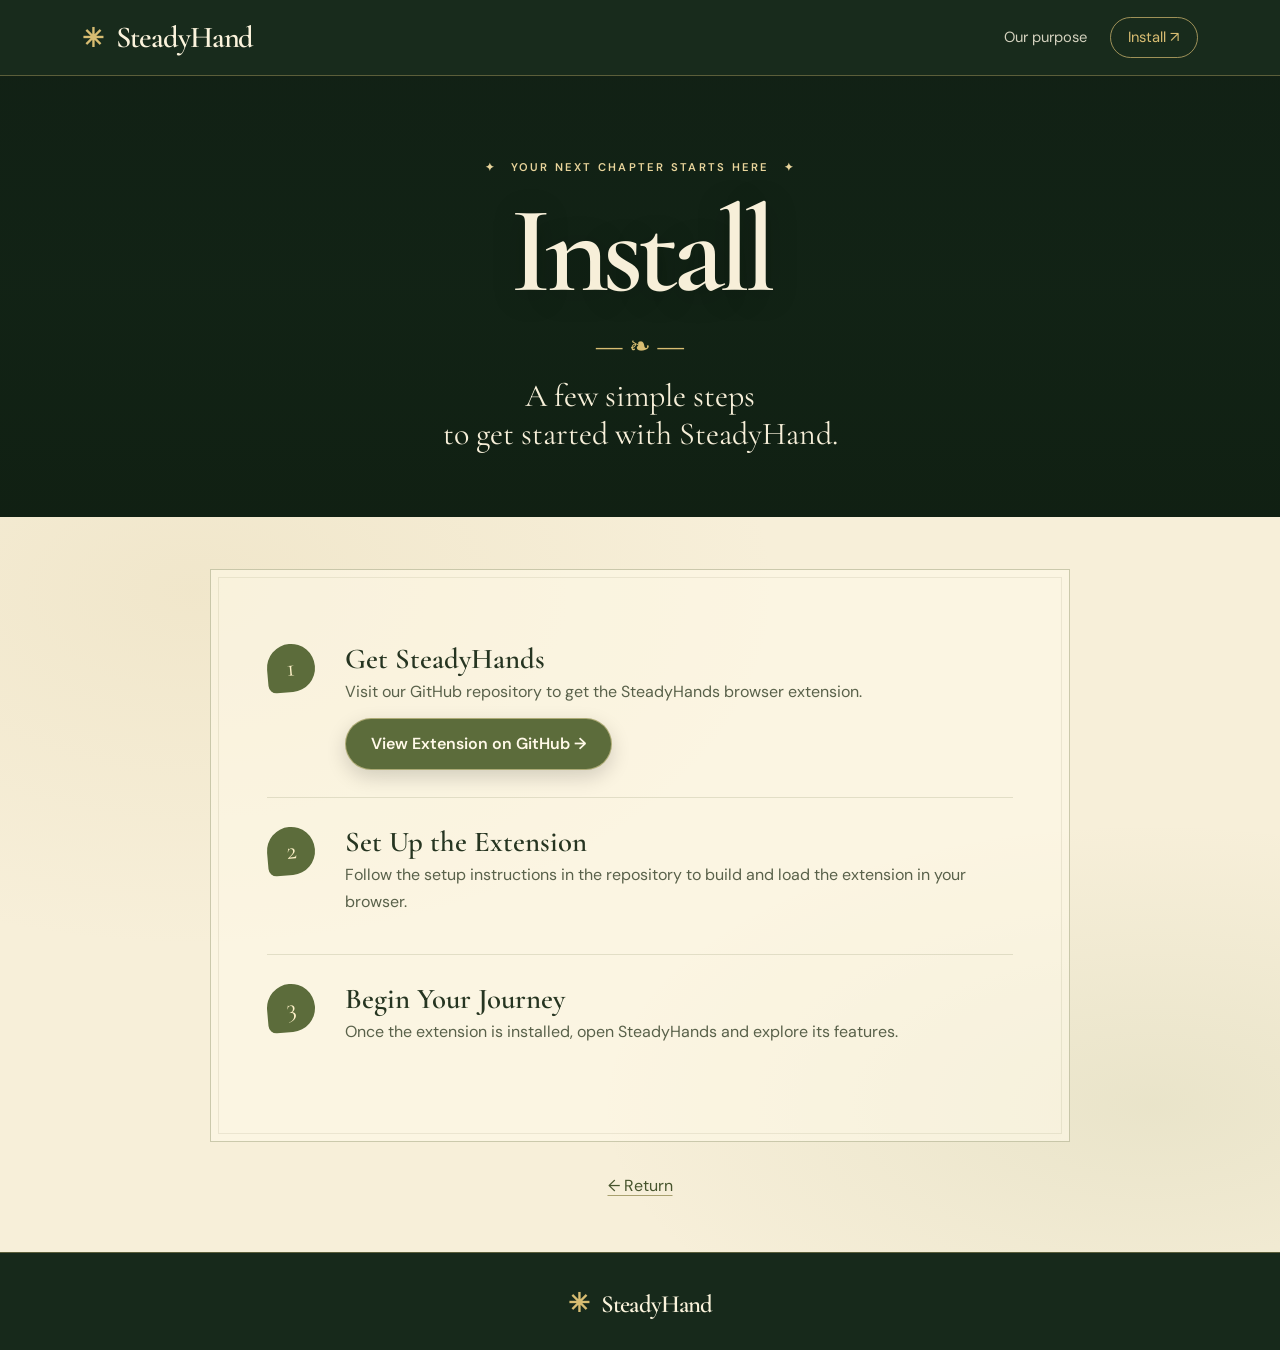
<file: install.html>
<!DOCTYPE html>
<html lang="en">
<head>
  <meta charset="UTF-8">
  <meta name="viewport" content="width=device-width, initial-scale=1">
  <meta name="theme-color" content="#17291b">
  <title>Install SteadyHand</title>
  <link rel="preconnect" href="https://fonts.googleapis.com">
  <link rel="preconnect" href="https://fonts.gstatic.com" crossorigin>
  <link href="https://fonts.googleapis.com/css2?family=Cormorant+Garamond:wght@500;600;700&family=DM+Sans:wght@400;500;600&display=swap" rel="stylesheet">
  <link href="https://cdn.jsdelivr.net/npm/bootstrap@5.3.3/dist/css/bootstrap.min.css" rel="stylesheet">
  <link rel="stylesheet" href="style.css">
</head>
<body>
  <nav class="navbar navbar-expand-lg forest-nav">
    <div class="container">
      <a class="navbar-brand brand" href="index.html"><span class="brand-mark">✳</span> SteadyHand</a>
      <button class="navbar-toggler" type="button" data-bs-toggle="collapse" data-bs-target="#navbarNav" aria-controls="navbarNav" aria-expanded="false" aria-label="Toggle navigation">
        <span class="navbar-toggler-icon"></span>
      </button>
      <div class="collapse navbar-collapse" id="navbarNav">
        <ul class="navbar-nav ms-auto align-items-lg-center">
          <li class="nav-item"><a class="nav-link" href="index.html#about">Our purpose</a></li>
          <li class="nav-item"><a class="nav-link nav-install active" aria-current="page" href="install.html">Install <span aria-hidden="true">↗</span></a></li>
        </ul>
      </div>
    </div>
  </nav>

  <header class="install-hero">
    <div class="hero-shade"></div>
    <div class="hero-content container text-center">
      <p class="eyebrow"><span>✦</span> YOUR NEXT CHAPTER STARTS HERE <span>✦</span></p>
      <h1>Install</h1>
      <div class="ornament light-ornament" aria-hidden="true">— ❧ —</div>
      <p class="hero-subtitle">A few simple steps<br>to get started with SteadyHand.</p>
    </div>
  </header>

  <main class="paper-section install-paper">
<section class="container install-panel">
  <div class="install-step">
    <div class="step-number">1</div>
    <div>
      <h2>Get SteadyHands</h2>
      <p>
        Visit our GitHub repository to get the
        SteadyHands browser extension.
      </p>
      <a
        class="btn btn-moss"
        href="https://github.com/gyandevj/SteadyHands/tree/main/apps/extension"
        target="_blank"
        rel="noopener noreferrer"
      >
        View Extension on GitHub →
      </a>
    </div>
  </div>

  <div class="install-step">
    <div class="step-number">2</div>
    <div>
      <h2>Set Up the Extension</h2>
      <p>
        Follow the setup instructions in the repository
        to build and load the extension in your browser.
      </p>
    </div>
  </div>

  <div class="install-step">
    <div class="step-number">3</div>
    <div>
      <h2>Begin Your Journey</h2>
      <p>
        Once the extension is installed, open SteadyHands
        and explore its features.
      </p>
    </div>
  </div>

        
    </section>
    <p class="back-home text-center"><a href="index.html">← Return</a></p>
  </main>


  <footer class="site-footer">
    <a class="brand footer-brand" href="index.html"><span class="brand-mark">✳</span> SteadyHand</a>
  </footer>
  <script src="https://cdn.jsdelivr.net/npm/bootstrap@5.3.3/dist/js/bootstrap.bundle.min.js"></script>
</body>
</html>
</file>
<file: style.css>
/* SteadyHand — enchanted forest theme */
:root {
  --forest: #17291b;
  --forest-light: #253d29;
  --moss: #5c6c3b;
  --moss-dark: #46542d;
  --gold: #d8bd72;
  --cream: #f7efd9;
  --ink: #263521;
  --muted: #59614a;
}
* { box-sizing: border-box; }
html { scroll-behavior: smooth; scroll-padding-top: 84px; }
body {
  margin: 0;
  background: var(--cream);
  color: var(--ink);
  font-family: "DM Sans", sans-serif;
}
.forest-nav {
  min-height: 76px;
  background: rgba(20, 39, 25, .98);
  border-bottom: 1px solid rgba(216, 189, 114, .35);
  position: relative;
  z-index: 5;
}
.brand {
  color: #fbf3dc !important;
  font-family: "Cormorant Garamond", Georgia, serif;
  font-size: 1.9rem;
  font-weight: 600;
  letter-spacing: -.035em;
}
.brand-mark { color: var(--gold); font-size: 1.65rem; margin-right: .45rem; }
.forest-nav .nav-link {
  color: rgba(250, 244, 224, .83);
  font-size: .92rem;
  padding: .65rem 1rem !important;
  transition: color .2s ease;
}
.forest-nav .nav-link:hover, .forest-nav .nav-link.active { color: var(--gold); }
.forest-nav .nav-install { border: 1px solid rgba(216, 189, 114, .7); border-radius: 999px; margin-left: .4rem; padding: .55rem 1.1rem !important; }
.navbar-toggler { border-color: rgba(247, 239, 217, .45); }
.navbar-toggler:focus { box-shadow: 0 0 0 .18rem rgba(216, 189, 114, .25); }
.navbar-toggler-icon { filter: brightness(0) invert(1); }
.hero, .install-hero {
  position: relative;
  display: grid;
  place-items: center;
  overflow: hidden;
  color: var(--cream);
  background-color: var(--forest);
  background-size: cover;
  background-position: center 52%;
}
.hero { min-height: 610px; }
.install-hero { min-height: 380px; background-position: center 58%; }
.hero-shade {
  position: absolute;
  inset: 0;
  background: linear-gradient(180deg, rgba(11, 24, 14, .48), rgba(13, 29, 16, .52) 48%, rgba(14, 29, 16, .75));
}
.hero-content { position: relative; z-index: 1; padding: 5.2rem 1rem 4rem; }
.eyebrow, .section-kicker {
  letter-spacing: .2em;
  font-size: .7rem;
  font-weight: 600;
}
.eyebrow { color: #e8d49b; margin-bottom: 1rem; }
.eyebrow span { padding: 0 .55rem; }
.hero h1, .install-hero h1 {
  font-family: "Cormorant Garamond", Georgia, serif;
  font-size: clamp(4.4rem, 10vw, 7.7rem);
  font-weight: 600;
  line-height: .95;
  letter-spacing: -.055em;
  margin: 0 0 1.15rem;
  text-shadow: 0 4px 30px rgba(0,0,0,.25);
}
.hero-subtitle {
  font-family: "Cormorant Garamond", Georgia, serif;
  font-size: clamp(1.45rem, 3vw, 2rem);
  line-height: 1.2;
  margin: 0;
}
.btn-moss {
  color: #fff9e8;
  background: var(--moss);
  border: 1px solid rgba(241, 222, 164, .55);
  border-radius: 999px;
  padding: .82rem 1.55rem;
  font-weight: 600;
  box-shadow: 0 7px 20px rgba(0,0,0,.16);
  transition: transform .2s ease, background .2s ease, box-shadow .2s ease;
}
.btn-moss:hover, .btn-moss:focus {
  color: #fff9e8;
  background: var(--moss-dark);
  transform: translateY(-2px);
  box-shadow: 0 10px 24px rgba(0,0,0,.2);
}
.btn-moss span { margin-left: .45rem; }
.scroll-hint { color: rgba(250, 244, 224, .76); font-size: .78rem; margin-top: 4.3rem; letter-spacing: .06em; }
.scroll-hint span { display: block; height: 28px; width: 1px; background: var(--gold); margin: 0 auto .7rem; }
.hero-bottom-flourish { position: absolute; bottom: -25px; left: 0; right: 0; text-align: center; color: var(--gold); font-size: 4rem; z-index: 2; line-height: 1; }
.paper-section {
  position: relative;
  padding: 5.4rem 0 3.4rem;
  background-color: var(--cream);
  background-image: radial-gradient(ellipse at 15% 10%, rgba(211, 192, 139, .18), transparent 38%), radial-gradient(ellipse at 90% 80%, rgba(135, 149, 91, .12), transparent 34%);
}
.narrow { max-width: 760px; }
.section-kicker { color: var(--moss); margin-bottom: .8rem; }
.paper-section h2 {
  font-family: "Cormorant Garamond", Georgia, serif;
  font-size: clamp(2.4rem, 5vw, 3.3rem);
  font-weight: 600;
  line-height: 1.05;
}
.ornament { color: #8c8a50; font-family: Georgia, serif; font-size: 1.65rem; margin: .7rem 0 1rem; }
.intro-copy { max-width: 660px; margin: 0 auto; color: #4e5544; font-size: 1.02rem; line-height: 1.9; }
.feature-grid { display: grid; grid-template-columns: repeat(4, minmax(0, 1fr)); gap: 1.25rem; margin-top: 3.8rem; }
.feature-card { text-align: center; padding: 1.5rem 1rem; border: 1px solid rgba(112, 119, 73, .22); border-radius: 140px 140px 22px 22px; background: rgba(255, 250, 233, .56); transition: transform .25s ease, background .25s ease; }
.feature-card:hover { transform: translateY(-6px); background: rgba(255, 252, 239, .9); }
.feature-icon { width: 66px; height: 66px; display: grid; place-items: center; margin: 0 auto 1rem; border-radius: 50%; color: #fff4d0; background: var(--moss); box-shadow: 0 0 0 6px rgba(133, 143, 82, .13); font-size: 1.8rem; }
.feature-card h3 { font-family: "Cormorant Garamond", Georgia, serif; font-size: 1.5rem; font-weight: 700; margin-bottom: .5rem; }
.feature-card p { color: var(--muted); font-size: .88rem; line-height: 1.65; margin: 0; }
.closing-note { margin: 3.8rem auto 0; color: var(--moss-dark); }
.closing-note p { display: inline-block; margin: 0 .8rem; font-family: "Cormorant Garamond", Georgia, serif; font-size: 1.65rem; font-style: italic; }
.closing-note span { color: #a39252; }
.site-footer { text-align: center; padding: 2rem 1rem 1.6rem; color: rgba(249, 242, 220, .8); background: var(--forest); border-top: 1px solid rgba(216, 189, 114, .35); }
.footer-brand { font-size: 1.55rem; text-decoration: none; }
.site-footer p { margin: .25rem 0 0; font-size: .82rem; letter-spacing: .06em; color: #c7c6a9; }
.light-ornament { color: var(--gold); margin: .6rem 0; }
.install-paper { padding-top: 3.2rem; }
.install-panel { max-width: 860px; padding: clamp(1.5rem, 5vw, 3.5rem); border: 1px solid rgba(112, 119, 73, .35); outline: 1px solid rgba(112, 119, 73, .12); outline-offset: -9px; background: rgba(255, 250, 233, .58); }
.install-step { display: grid; grid-template-columns: 58px 1fr; gap: 1.25rem; align-items: start; padding: 1.15rem 0 1.65rem; }
.install-step + .install-step { border-top: 1px solid rgba(112, 119, 73, .18); padding-top: 1.8rem; }
.step-number { display: grid; place-items: center; width: 48px; height: 48px; border-radius: 50% 50% 50% 8px; background: var(--moss); color: #fff2c9; font-family: "Cormorant Garamond", Georgia, serif; font-size: 1.6rem; transform: rotate(-5deg); }
.install-step h2 { font-size: 1.8rem; margin: 0 0 .25rem; }
.install-step p { color: var(--muted); line-height: 1.7; margin-bottom: .8rem; }
.download-button { margin: .35rem 0 .5rem; }
.download-note { font-size: .8rem; margin-top: .5rem; }
.back-home { margin: 2rem 0 0; }
.back-home a { color: var(--moss-dark); text-decoration-color: #a9a16f; text-underline-offset: 4px; }
@media (max-width: 767px) {
  .forest-nav .nav-install { display: inline-block; margin: .25rem 0 .65rem; }
  .hero { min-height: 550px; }
  .install-hero { min-height: 330px; }
  .hero-content { padding-top: 4.2rem; }
  .feature-grid { grid-template-columns: repeat(2, minmax(0, 1fr)); gap: .85rem; margin-top: 2.5rem; }
  .feature-card { padding: 1.3rem .8rem; border-radius: 90px 90px 18px 18px; }
  .feature-card h3 { font-size: 1.35rem; }
  .paper-section { padding-top: 4rem; }
  .closing-note p { font-size: 1.35rem; }
}
@media (max-width: 420px) {
  .feature-grid { grid-template-columns: 1fr 1fr; }
  .eyebrow { font-size: .58rem; letter-spacing: .13em; }
  .install-step { grid-template-columns: 42px 1fr; gap: .85rem; }
  .step-number { width: 38px; height: 38px; font-size: 1.25rem; }
}


.gif-section {
  display: flex;
  justify-content: center;
  padding: 1rem 1rem 2.5rem;
}


.forest-gif {
  width: 100%;
  height: 100%;
  display: block;
  object-fit: cover;
}
</file>
